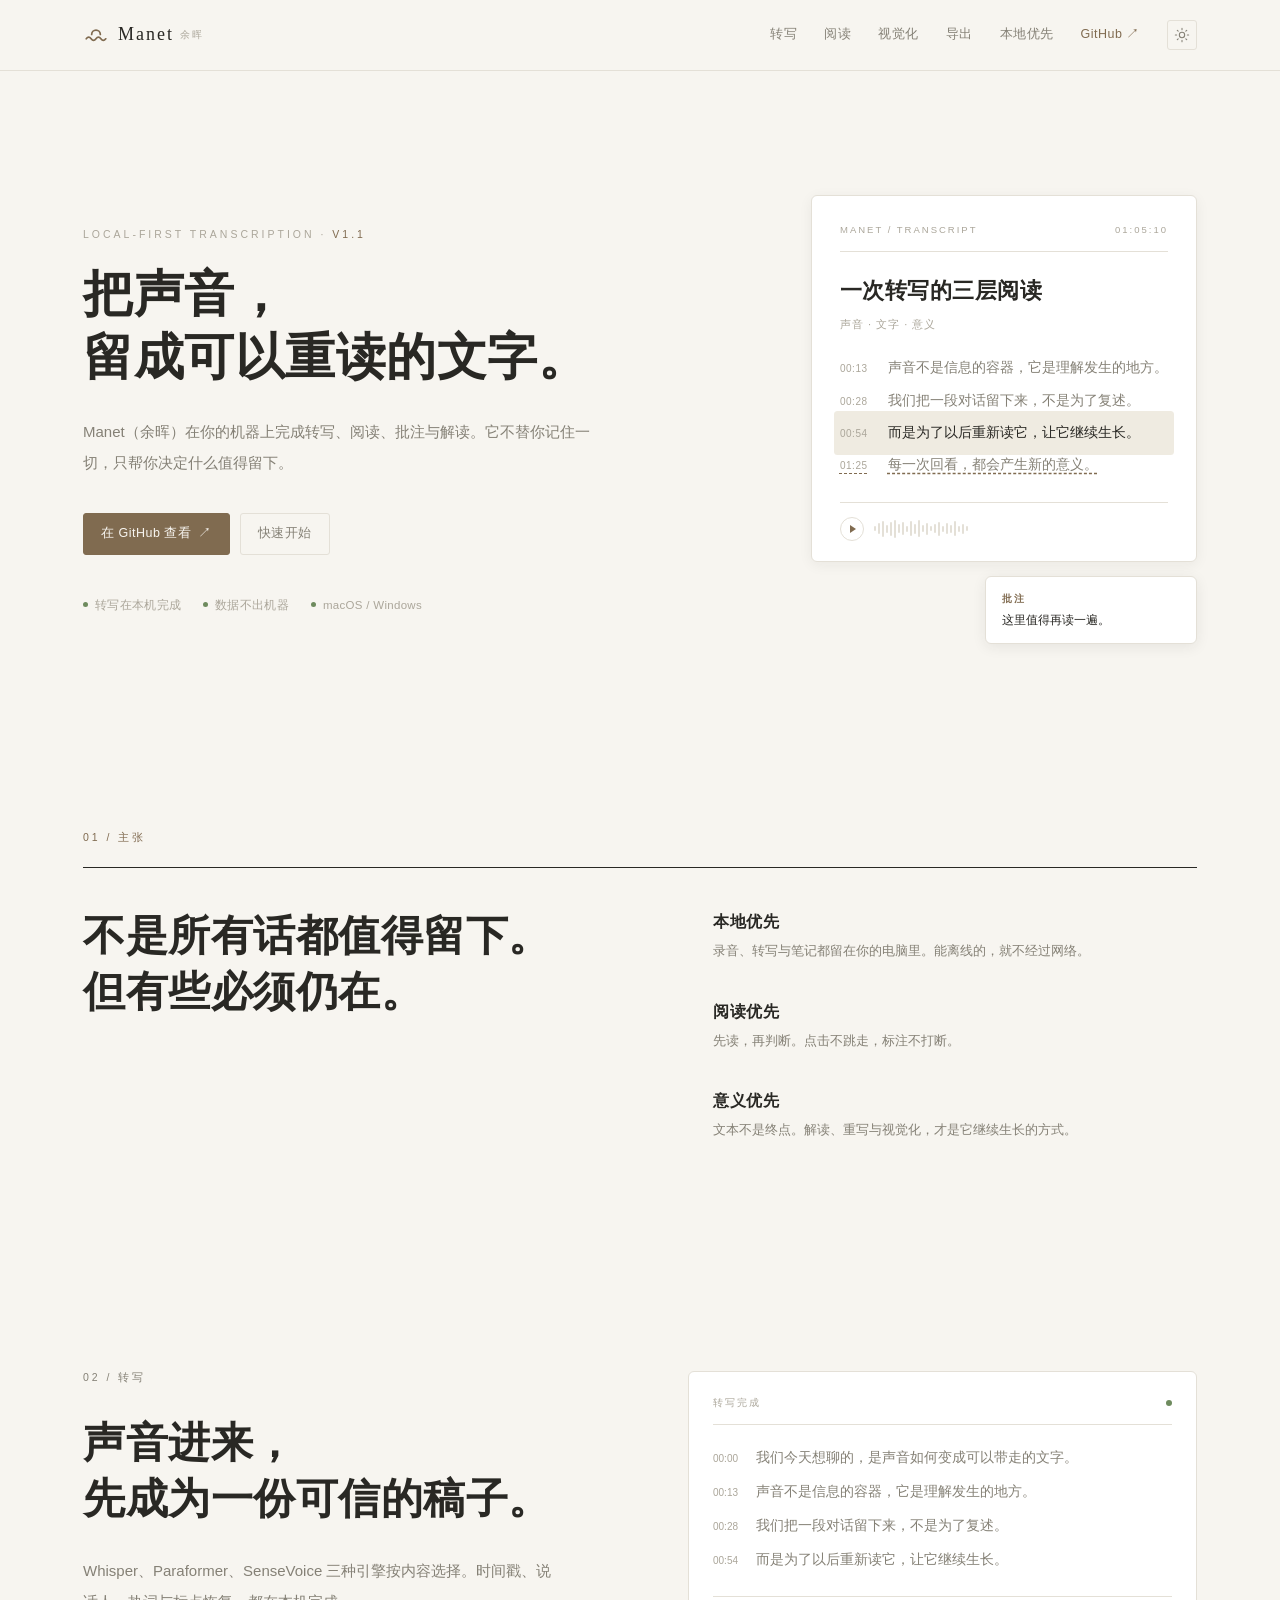
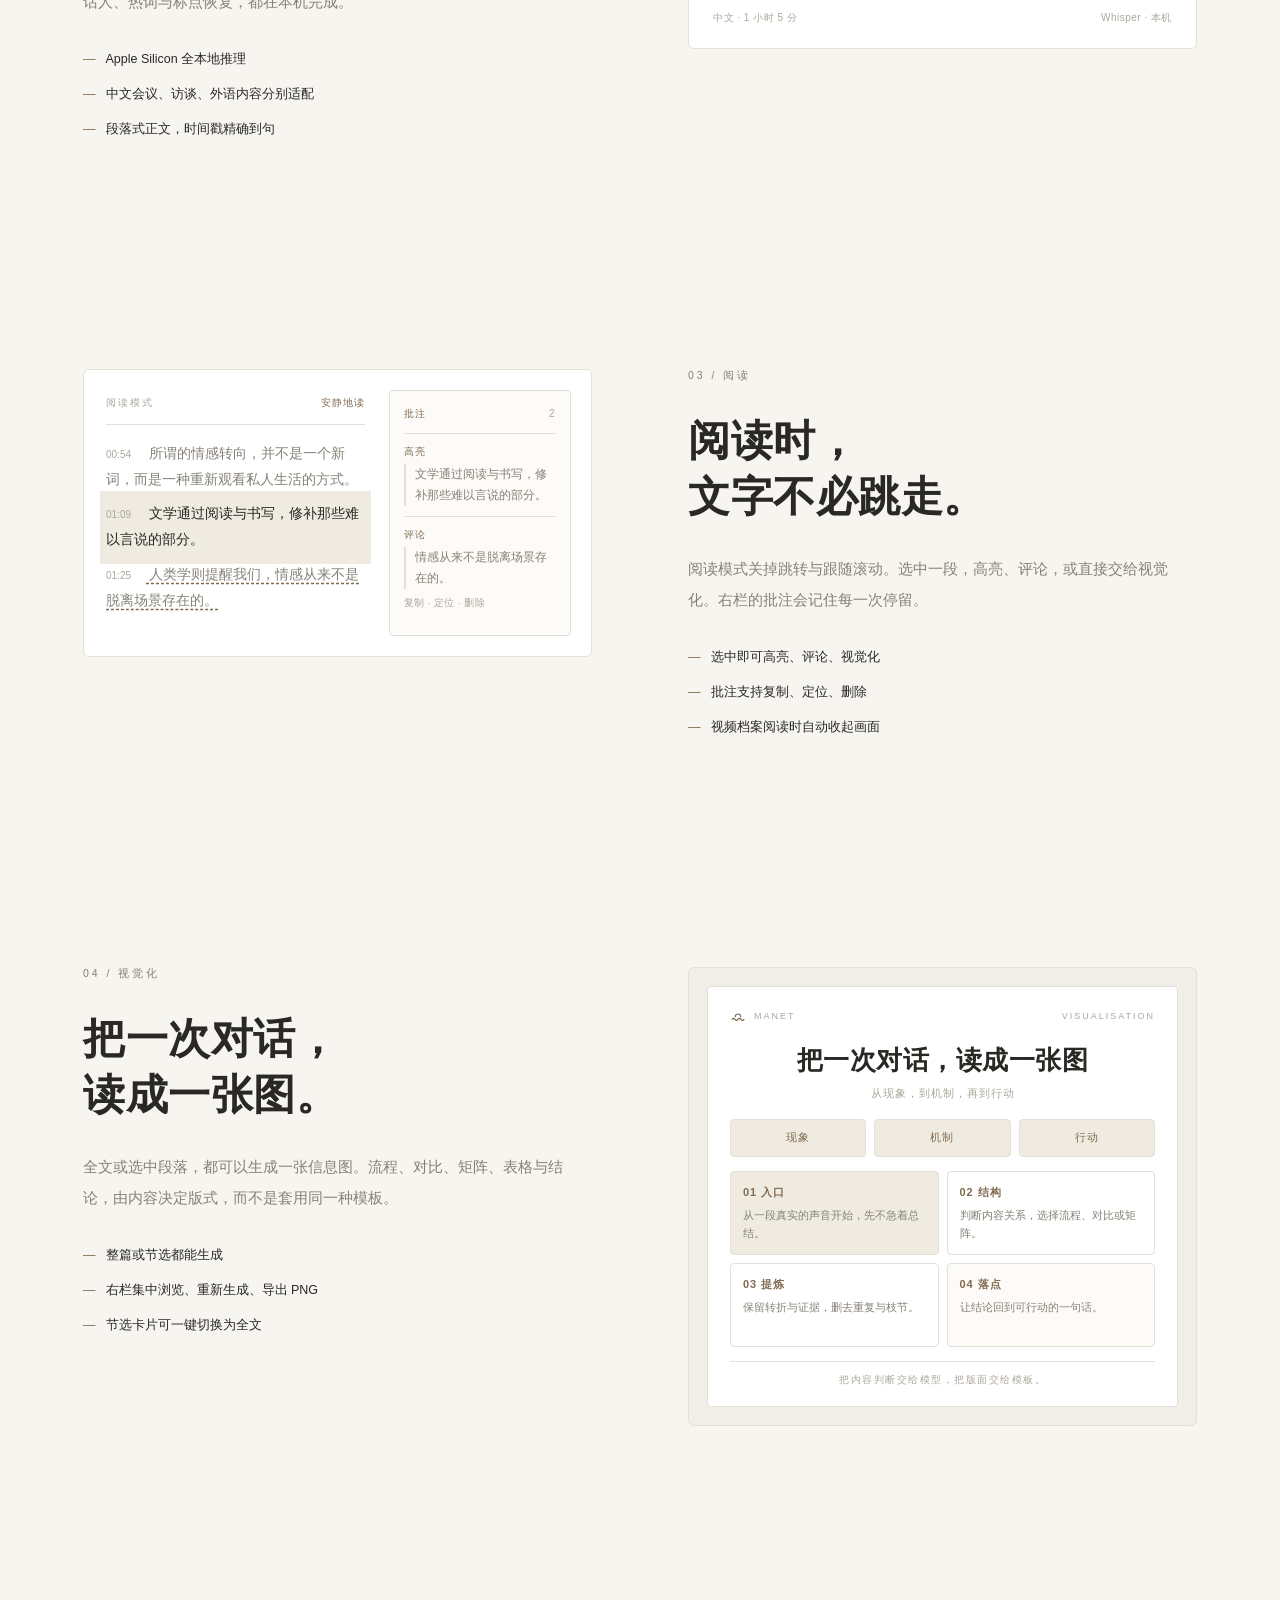
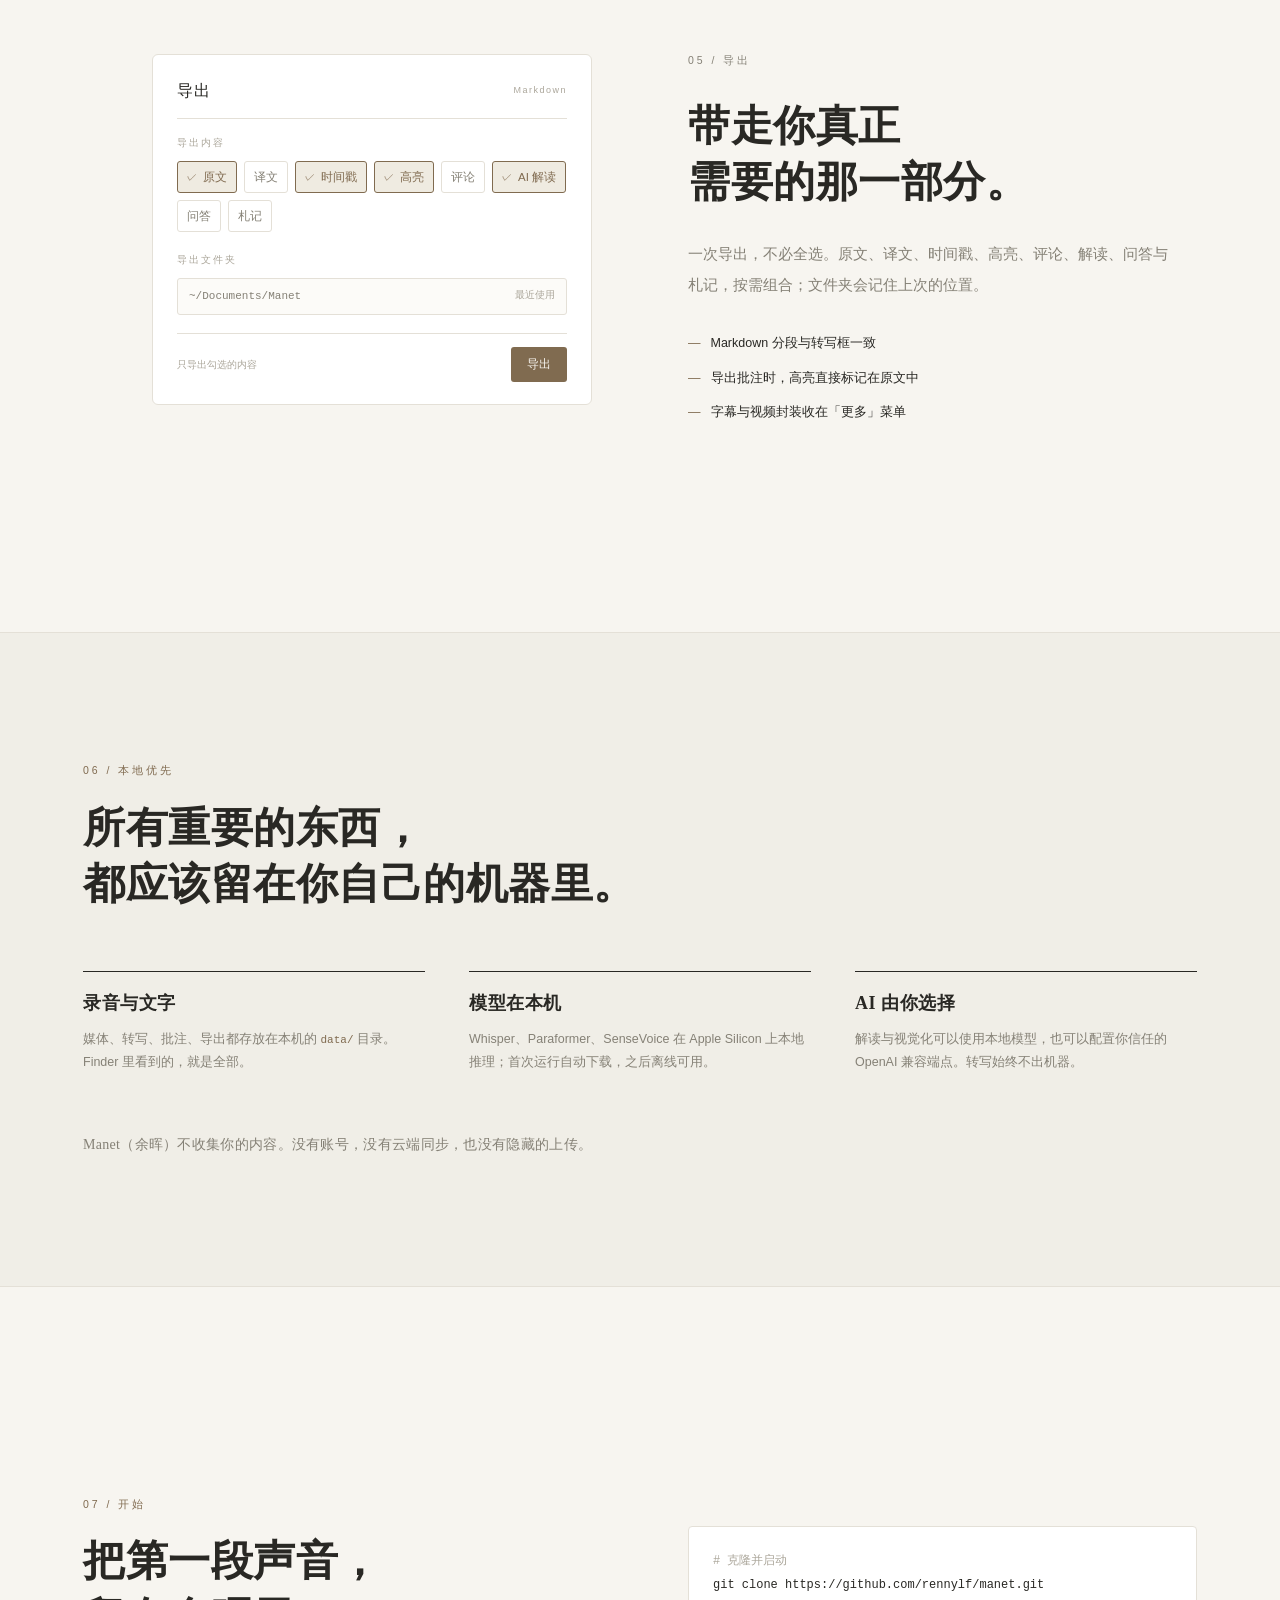
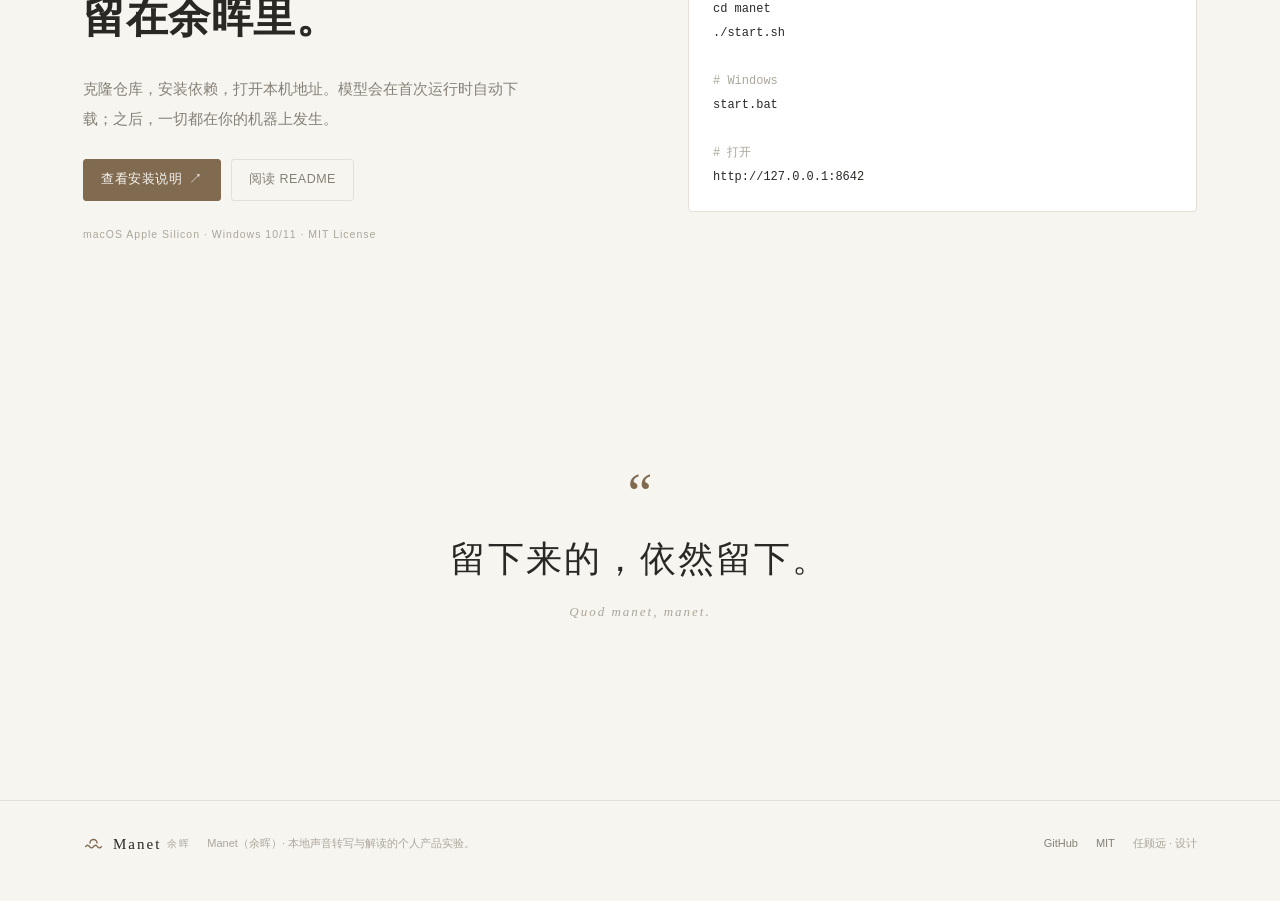
<file: docs/index.html>
<!doctype html>
<html lang="zh-CN" data-theme="light">
<head>
<meta charset="utf-8">
<meta name="viewport" content="width=device-width, initial-scale=1">
<title>Manet（余晖）— 把声音留成可以重读的文字</title>
<meta name="description" content="Manet（余晖）是一个本地优先的声音转写与解读工具。转写、阅读、批注、视觉化与导出，都在你的机器上完成。">
<meta property="og:title" content="Manet（余晖）— 把声音留成可以重读的文字">
<meta property="og:description" content="本地优先的声音转写与解读。Quod manet, manet.">
<meta name="theme-color" content="#F7F5F0">
<link rel="icon" href="favicon.svg" type="image/svg+xml">
<link rel="stylesheet" href="landing.css?v=7">
<script>
(function () {
  var t = localStorage.getItem("manet_site_theme") || "light";
  document.documentElement.dataset.theme = t;
})();
</script>
</head>
<body>

<header class="site-head">
  <div class="wrap head-inner">
    <a class="brand" href="#top" aria-label="Manet（余晖）首页">
      <svg viewBox="0 0 24 24" aria-hidden="true"><g fill="none" stroke="currentColor" stroke-width="1.6" stroke-linecap="round"><path d="M8 11.5a4 4 0 0 1 8 0"/><path d="M3 15.5q2.25 -3 4.5 0t4.5 0t4.5 0t4.5 0"/></g></svg>
      <span>Manet</span><small>余晖</small>
    </a>
    <nav aria-label="页面导航">
      <a class="nav-link" href="#transcribe">转写</a>
      <a class="nav-link" href="#reading">阅读</a>
      <a class="nav-link" href="#visual">视觉化</a>
      <a class="nav-link" href="#export">导出</a>
      <a class="nav-link" href="#local">本地优先</a>
      <a class="gh" href="https://github.com/rennylf/manet" target="_blank" rel="noopener">GitHub ↗</a>
      <button id="theme-toggle" class="icon-btn" aria-label="切换昼夜主题" title="切换昼夜主题">
        <svg class="icon-sun" viewBox="0 0 24 24" aria-hidden="true"><circle cx="12" cy="12" r="4"/><path d="M12 2v2M12 20v2M4.9 4.9l1.4 1.4M17.7 17.7l1.4 1.4M2 12h2M20 12h2M4.9 19.1l1.4-1.4M17.7 6.3l1.4-1.4"/></svg>
        <svg class="icon-moon" viewBox="0 0 24 24" aria-hidden="true"><path d="M20 14.5A8.5 8.5 0 0 1 9.5 4a8.5 8.5 0 1 0 10.5 10.5z"/></svg>
      </button>
    </nav>
  </div>
</header>

<main id="top">

  <!-- 01 · HERO -->
  <section class="hero wrap">
    <div class="hero-copy reveal">
      <p class="kicker">LOCAL-FIRST TRANSCRIPTION · <span>V1.1</span></p>
      <h1>把声音，<br>留成可以重读的文字。</h1>
      <p class="lede">Manet（余晖）在你的机器上完成转写、阅读、批注与解读。它不替你记住一切，只帮你决定什么值得留下。</p>
      <div class="cta">
        <a class="btn primary" href="https://github.com/rennylf/manet" target="_blank" rel="noopener">在 GitHub 查看 <span aria-hidden="true">↗</span></a>
        <a class="btn ghost" href="#start">快速开始</a>
      </div>
      <ul class="hero-facts">
        <li>转写在本机完成</li>
        <li>数据不出机器</li>
        <li>macOS / Windows</li>
      </ul>
    </div>

    <div class="hero-visual reveal" aria-hidden="true">
      <article class="paper">
        <div class="paper-top"><span>MANET / TRANSCRIPT</span><span>01:05:10</span></div>
        <h3>一次转写的三层阅读</h3>
        <p class="sub">声音 · 文字 · 意义</p>
        <div class="mock-line"><span class="t">00:13</span><span>声音不是信息的容器，它是理解发生的地方。</span></div>
        <div class="mock-line"><span class="t">00:28</span><span>我们把一段对话留下来，不是为了复述。</span></div>
        <div class="mock-line hl"><span class="t">00:54</span><span>而是为了以后重新读它，让它继续生长。</span></div>
        <div class="mock-line cm"><span class="t">01:25</span><span>每一次回看，都会产生新的意义。</span></div>
        <div class="player-mock">
          <span class="play-dot" aria-hidden="true"></span>
          <div class="wave" aria-hidden="true">
            <i style="height:5px"></i><i style="height:11px"></i><i style="height:16px"></i><i style="height:8px"></i><i style="height:14px"></i><i style="height:18px"></i><i style="height:9px"></i><i style="height:13px"></i><i style="height:6px"></i><i style="height:15px"></i><i style="height:10px"></i><i style="height:17px"></i><i style="height:7px"></i><i style="height:12px"></i><i style="height:5px"></i><i style="height:9px"></i><i style="height:14px"></i><i style="height:6px"></i><i style="height:11px"></i><i style="height:8px"></i><i style="height:15px"></i><i style="height:6px"></i><i style="height:10px"></i><i style="height:5px"></i>
          </div>
        </div>
      </article>
      <aside class="note-card">
        <strong>批注</strong>
        <p>这里值得再读一遍。</p>
      </aside>
    </div>
  </section>

  <!-- 02 · 主张 -->
  <section class="creed wrap reveal">
    <p class="section-index">01 / 主张</p>
    <div class="creed-grid">
      <h2>不是所有话都值得留下。<br>但有些必须仍在。</h2>
      <div class="creed-items">
        <div>
          <h4>本地优先</h4>
          <p>录音、转写与笔记都留在你的电脑里。能离线的，就不经过网络。</p>
        </div>
        <div>
          <h4>阅读优先</h4>
          <p>先读，再判断。点击不跳走，标注不打断。</p>
        </div>
        <div>
          <h4>意义优先</h4>
          <p>文本不是终点。解读、重写与视觉化，才是它继续生长的方式。</p>
        </div>
      </div>
    </div>
  </section>

  <!-- 03 · 转写 -->
  <section id="transcribe" class="feature wrap reveal">
    <div class="feature-copy">
      <p class="section-index">02 / 转写</p>
      <h2>声音进来，<br>先成为一份可信的稿子。</h2>
      <p>Whisper、Paraformer、SenseVoice 三种引擎按内容选择。时间戳、说话人、热词与标点恢复，都在本机完成。</p>
      <ul class="ticks">
        <li>Apple Silicon 全本地推理</li>
        <li>中文会议、访谈、外语内容分别适配</li>
        <li>段落式正文，时间戳精确到句</li>
      </ul>
    </div>
    <div class="feature-visual" aria-hidden="true">
      <div class="panel transcript-panel">
        <div class="panel-head"><span>转写完成</span><span class="status-dot"></span></div>
        <p class="read-line"><span class="ts">00:00</span> 我们今天想聊的，是声音如何变成可以带走的文字。</p>
        <p class="read-line"><span class="ts">00:13</span> 声音不是信息的容器，它是理解发生的地方。</p>
        <p class="read-line"><span class="ts">00:28</span> 我们把一段对话留下来，不是为了复述。</p>
        <p class="read-line"><span class="ts">00:54</span> 而是为了以后重新读它，让它继续生长。</p>
        <div class="panel-foot">
          <span>中文 · 1 小时 5 分</span>
          <span>Whisper · 本机</span>
        </div>
      </div>
    </div>
  </section>

  <!-- 04 · 阅读 -->
  <section id="reading" class="feature reverse wrap reveal">
    <div class="feature-copy">
      <p class="section-index">03 / 阅读</p>
      <h2>阅读时，<br>文字不必跳走。</h2>
      <p>阅读模式关掉跳转与跟随滚动。选中一段，高亮、评论，或直接交给视觉化。右栏的批注会记住每一次停留。</p>
      <ul class="ticks">
        <li>选中即可高亮、评论、视觉化</li>
        <li>批注支持复制、定位、删除</li>
        <li>视频档案阅读时自动收起画面</li>
      </ul>
    </div>
    <div class="feature-visual" aria-hidden="true">
      <div class="panel reading-panel">
        <div class="reading-main">
          <div class="panel-head"><span>阅读模式</span><span class="read-flag">安静地读</span></div>
          <p class="read-line"><span class="ts">00:54</span> 所谓的情感转向，并不是一个新词，而是一种重新观看私人生活的方式。</p>
          <p class="read-line hl"><span class="ts">01:09</span> 文学通过阅读与书写，修补那些难以言说的部分。</p>
          <p class="read-line cm"><span class="ts">01:25</span> 人类学则提醒我们，情感从来不是脱离场景存在的。</p>
        </div>
        <aside class="annot-panel">
          <div class="annot-head">批注 <span>2</span></div>
          <div class="annot-item">
            <em>高亮</em>
            <p>文学通过阅读与书写，修补那些难以言说的部分。</p>
          </div>
          <div class="annot-item">
            <em>评论</em>
            <p>情感从来不是脱离场景存在的。</p>
            <small>复制 · 定位 · 删除</small>
          </div>
        </aside>
      </div>
    </div>
  </section>

  <!-- 05 · 视觉化 -->
  <section id="visual" class="feature wrap reveal">
    <div class="feature-copy">
      <p class="section-index">04 / 视觉化</p>
      <h2>把一次对话，<br>读成一张图。</h2>
      <p>全文或选中段落，都可以生成一张信息图。流程、对比、矩阵、表格与结论，由内容决定版式，而不是套用同一种模板。</p>
      <ul class="ticks">
        <li>整篇或节选都能生成</li>
        <li>右栏集中浏览、重新生成、导出 PNG</li>
        <li>节选卡片可一键切换为全文</li>
      </ul>
    </div>
    <div class="feature-visual" aria-hidden="true">
      <div class="panel vis-panel">
        <div class="vis-card">
          <div class="vis-brand"><svg class="vis-mark" viewBox="0 0 24 24" aria-hidden="true"><g fill="none" stroke="currentColor" stroke-width="1.7" stroke-linecap="round"><path d="M8 11.5a4 4 0 0 1 8 0"/><path d="M3 15.5q2.25 -3 4.5 0t4.5 0t4.5 0t4.5 0"/></g></svg> MANET <span class="vis-tag">VISUALISATION</span></div>
          <h3>把一次对话，读成一张图</h3>
          <p class="vis-sub">从现象，到机制，再到行动</p>
          <div class="vis-pills">
            <span>现象</span><span>机制</span><span>行动</span>
          </div>
          <div class="vis-grid">
            <div class="cell tint">
              <b>01 入口</b>
              <p>从一段真实的声音开始，先不急着总结。</p>
            </div>
            <div class="cell">
              <b>02 结构</b>
              <p>判断内容关系，选择流程、对比或矩阵。</p>
            </div>
            <div class="cell">
              <b>03 提炼</b>
              <p>保留转折与证据，删去重复与枝节。</p>
            </div>
            <div class="cell tint2">
              <b>04 落点</b>
              <p>让结论回到可行动的一句话。</p>
            </div>
          </div>
          <div class="vis-foot">把内容判断交给模型，把版面交给模板。</div>
        </div>
      </div>
    </div>
  </section>

  <!-- 06 · 导出 -->
  <section id="export" class="feature reverse wrap reveal">
    <div class="feature-copy">
      <p class="section-index">05 / 导出</p>
      <h2>带走你真正<br>需要的那一部分。</h2>
      <p>一次导出，不必全选。原文、译文、时间戳、高亮、评论、解读、问答与札记，按需组合；文件夹会记住上次的位置。</p>
      <ul class="ticks">
        <li>Markdown 分段与转写框一致</li>
        <li>导出批注时，高亮直接标记在原文中</li>
        <li>字幕与视频封装收在「更多」菜单</li>
      </ul>
    </div>
    <div class="feature-visual" aria-hidden="true">
      <div class="panel export-panel">
        <div class="export-head"><span>导出</span><span class="export-tag">Markdown</span></div>
        <p class="export-label">导出内容</p>
        <div class="checks">
          <span class="check on">原文</span>
          <span class="check">译文</span>
          <span class="check on">时间戳</span>
          <span class="check on">高亮</span>
          <span class="check">评论</span>
          <span class="check on">AI 解读</span>
          <span class="check">问答</span>
          <span class="check">札记</span>
        </div>
        <p class="export-label">导出文件夹</p>
        <div class="path"><span>~/Documents/Manet</span><span class="path-hint">最近使用</span></div>
        <div class="export-foot">
          <span class="export-note">只导出勾选的内容</span>
          <span class="export-btn">导出</span>
        </div>
      </div>
    </div>
  </section>

  <!-- 07 · 本地优先 -->
  <section id="local" class="local reveal">
    <div class="wrap">
      <p class="section-index">06 / 本地优先</p>
      <h2>所有重要的东西，<br>都应该留在你自己的机器里。</h2>
      <div class="local-grid">
        <div class="local-item">
          <h3>录音与文字</h3>
          <p>媒体、转写、批注、导出都存放在本机的 <code>data/</code> 目录。Finder 里看到的，就是全部。</p>
        </div>
        <div class="local-item">
          <h3>模型在本机</h3>
          <p>Whisper、Paraformer、SenseVoice 在 Apple Silicon 上本地推理；首次运行自动下载，之后离线可用。</p>
        </div>
        <div class="local-item">
          <h3>AI 由你选择</h3>
          <p>解读与视觉化可以使用本地模型，也可以配置你信任的 OpenAI 兼容端点。转写始终不出机器。</p>
        </div>
      </div>
      <p class="local-note">Manet（余晖）不收集你的内容。没有账号，没有云端同步，也没有隐藏的上传。</p>
    </div>
  </section>

  <!-- 08 · 开始 -->
  <section id="start" class="start wrap reveal">
    <div>
      <p class="section-index">07 / 开始</p>
      <h2>把第一段声音，<br>留在余晖里。</h2>
      <p class="start-copy">克隆仓库，安装依赖，打开本机地址。模型会在首次运行时自动下载；之后，一切都在你的机器上发生。</p>
      <div class="cta">
        <a class="btn primary" href="https://github.com/rennylf/manet" target="_blank" rel="noopener">查看安装说明 <span aria-hidden="true">↗</span></a>
        <a class="btn ghost" href="https://github.com/rennylf/manet/blob/main/README.md" target="_blank" rel="noopener">阅读 README</a>
      </div>
      <p class="platforms">macOS Apple Silicon · Windows 10/11 · MIT License</p>
    </div>
    <pre class="commands"><code><span class="c"># 克隆并启动</span>
git clone https://github.com/rennylf/manet.git
cd manet
./start.sh

<span class="c"># Windows</span>
start.bat

<span class="c"># 打开</span>
http://127.0.0.1:8642</code></pre>
  </section>

  <!-- 09 · 品牌句 -->
  <section class="quote reveal">
    <p class="quote-mark" aria-hidden="true">“</p>
    <blockquote>留下来的，依然留下。</blockquote>
    <p class="quote-latin">Quod manet, manet.</p>
  </section>
</main>

<footer>
  <div class="wrap foot-inner">
    <a class="brand" href="#top">
      <svg viewBox="0 0 24 24" aria-hidden="true"><g fill="none" stroke="currentColor" stroke-width="1.6" stroke-linecap="round"><path d="M8 11.5a4 4 0 0 1 8 0"/><path d="M3 15.5q2.25 -3 4.5 0t4.5 0t4.5 0t4.5 0"/></g></svg>
      <span>Manet</span><small>余晖</small>
    </a>
    <span>Manet（余晖）· 本地声音转写与解读的个人产品实验。</span>
    <div class="foot-links">
      <a href="https://github.com/rennylf/manet" target="_blank" rel="noopener">GitHub</a>
      <a href="https://github.com/rennylf/manet/blob/main/LICENSE" target="_blank" rel="noopener">MIT</a>
      <span>任顾远 · 设计</span>
    </div>
  </div>
</footer>

<script src="landing.js?v=2"></script>
</body>
</html>
</file>
<file: docs/landing.css>
/* Manet landing · Light Academia × Editorial
   与产品共用暖白 / 墨灰 / 复古棕与宋体正文的气质。 */

:root {
  --bg: #F7F5F0;
  --paper: #FFFFFF;
  --side: #F0EEE7;
  --ink: #292824;
  --sub: #858176;
  --weak: #ABA69A;
  --accent: #806B50;
  --accent-soft: #EFEBE1;
  --hover: #F2EFE7;
  --border: #E4E0D7;
  --field: #FCFBF8;
  --ok: #6E8B5E;
  --danger: #A6503C;
  --on-accent: #F7F5F0;
  --serif: "Songti SC", "STSong", "Noto Serif CJK SC", "Source Han Serif SC", "Times New Roman", serif;
  --sans: -apple-system, BlinkMacSystemFont, "PingFang SC", "Hiragino Sans GB", "Microsoft YaHei", sans-serif;
  --mono: ui-monospace, SFMono-Regular, Menlo, Consolas, monospace;
  --ease: cubic-bezier(.25, .8, .3, 1);
  --t: .16s;
  --max: 1210px;
}

[data-theme="night"] {
  --bg: #201E1A;
  --paper: #2A2823;
  --side: #262420;
  --ink: #E8E2D5;
  --sub: #A89F8D;
  --weak: #7A7365;
  --accent: #C8A878;
  --accent-soft: #3A3428;
  --hover: #332F28;
  --border: #3A372F;
  --field: #262420;
  --ok: #9DB88A;
  --danger: #D08770;
  --on-accent: #24211B;
}

* { box-sizing: border-box; }
html { scroll-behavior: smooth; scroll-padding-top: 88px; }
body {
  margin: 0;
  background: var(--bg);
  color: var(--ink);
  font-family: var(--sans);
  font-size: 15px;
  line-height: 1.75;
  -webkit-font-smoothing: antialiased;
  text-rendering: optimizeLegibility;
  transition: background var(--t) var(--ease), color var(--t) var(--ease);
}
::selection { background: var(--accent-soft); color: var(--ink); }
a { color: inherit; }
img, svg { display: block; }
.wrap { width: 100%; max-width: var(--max); margin: 0 auto; padding-left: 48px; padding-right: 48px; }
.muted { color: var(--weak); }

/* ---------- header ---------- */
.site-head {
  position: sticky; top: 0; z-index: 20;
  background: var(--bg);
  border-bottom: 1px solid var(--border);
}
.head-inner { display: flex; align-items: center; gap: 26px; height: 70px; }
.brand {
  display: inline-flex; align-items: center; gap: 9px;
  text-decoration: none; font-family: var(--serif);
  font-size: 18px; letter-spacing: 2px; color: var(--ink);
}
.brand svg { width: 26px; height: 26px; color: var(--accent); }
.brand small { font-family: var(--sans); font-size: 10px; font-weight: 400; letter-spacing: 2px; color: var(--weak); margin-left: -3px; }
nav { margin-left: auto; display: flex; align-items: center; gap: 27px; }
nav a {
  text-decoration: none; font-size: 12.5px; letter-spacing: .5px;
  color: var(--sub); transition: color var(--t) var(--ease);
}
nav a:hover { color: var(--accent); }
nav .gh { color: var(--accent); }
.icon-btn {
  width: 30px; height: 30px; padding: 5px; border: 1px solid var(--border);
  border-radius: 3px; background: transparent; color: var(--sub); cursor: pointer;
  display: inline-flex; align-items: center; justify-content: center;
  transition: color var(--t), border-color var(--t), background var(--t);
}
.icon-btn:hover { color: var(--accent); border-color: var(--accent); }
.icon-btn svg { width: 16px; height: 16px; fill: none; stroke: currentColor; stroke-width: 1.6; stroke-linecap: round; stroke-linejoin: round; }
.icon-moon { display: none; }
[data-theme="night"] .icon-sun { display: none; }
[data-theme="night"] .icon-moon { display: block; }

/* ---------- hero ---------- */
.hero {
  display: grid; grid-template-columns: 1.04fr .96fr;
  gap: 78px; align-items: center;
  padding-top: 124px; padding-bottom: 184px;
}
.kicker {
  margin: 0 0 20px; font-size: 10.5px; letter-spacing: 3px;
  color: var(--weak); text-transform: uppercase;
}
.kicker span { color: var(--accent); }
h1 {
  margin: 0 0 28px; font-family: var(--serif); font-weight: 700;
  font-size: clamp(27px, 8.5vw, 50px); line-height: 1.26; letter-spacing: .5px;
}
.lede { margin: 0 0 34px; max-width: 520px; color: var(--sub); font-size: 15px; line-height: 2.05; }
.cta { display: flex; flex-wrap: wrap; gap: 10px; align-items: center; }
.btn {
  display: inline-flex; align-items: center; gap: 7px;
  padding: 9px 17px; border-radius: 3px; border: 1px solid transparent;
  font-size: 12.5px; font-family: var(--sans); letter-spacing: .5px;
  text-decoration: none; cursor: pointer;
  transition: background var(--t) var(--ease), color var(--t), border-color var(--t);
}
.btn.primary { background: var(--accent); color: var(--on-accent); border-color: var(--accent); }
.btn.primary:hover { background: #6B5840; border-color: #6B5840; }
[data-theme="night"] .btn.primary:hover { background: #D6B98D; border-color: #D6B98D; }
.btn.ghost { border-color: var(--border); color: var(--sub); }
.btn.ghost:hover { border-color: var(--accent); color: var(--accent); }
.hero-facts {
  display: flex; flex-wrap: wrap; gap: 10px 22px;
  list-style: none; margin: 40px 0 0; padding: 0;
  font-size: 11.5px; color: var(--weak); letter-spacing: .3px;
}
.hero-facts li::before {
  content: ""; display: inline-block; width: 5px; height: 5px;
  border-radius: 50%; background: var(--ok); margin-right: 7px; vertical-align: 2px;
}

/* paper mock */
.hero-visual { position: relative; display: flex; flex-direction: column; align-items: flex-end; gap: 14px; }
.paper {
  position: relative; background: var(--paper); border: 1px solid var(--border);
  border-radius: 6px; padding: 26px 28px 20px;
  box-shadow: 0 3px 14px rgba(41, 40, 36, .06);
}
.paper-top {
  display: flex; justify-content: space-between; gap: 10px;
  padding-bottom: 12px; margin-bottom: 20px;
  border-bottom: 1px solid var(--border);
  font-size: 9.5px; letter-spacing: 2px; color: var(--weak);
}
.paper h3 { margin: 0 0 5px; font-family: var(--serif); font-size: 22px; letter-spacing: .5px; }
.paper .sub { margin: 0 0 18px; font-size: 11px; color: var(--weak); letter-spacing: 1px; }
.mock-line {
  display: flex; gap: 12px; padding: 3px 0;
  font-family: var(--serif); font-size: 13.5px; line-height: 1.95; color: var(--sub);
}
.mock-line .t { min-width: 36px; padding-top: 4px; font-family: var(--sans); font-size: 10px; color: var(--weak); letter-spacing: .5px; }
.mock-line.hl { background: var(--accent-soft); box-shadow: 0 0 0 6px var(--accent-soft); border-radius: 1px; color: var(--ink); }
.mock-line.cm span { text-decoration: underline dashed var(--accent); text-underline-offset: 4px; }
.player-mock {
  display: flex; align-items: center; gap: 10px;
  margin-top: 20px; padding-top: 14px; border-top: 1px solid var(--border);
  color: var(--weak); font-size: 10px; letter-spacing: .5px;
}
.play-dot {
  width: 24px; height: 24px; border: 1px solid var(--border); border-radius: 50%;
  position: relative; flex-shrink: 0;
}
.play-dot::after {
  content: ""; position: absolute; left: 9px; top: 7px;
  border-left: 6px solid var(--accent); border-top: 4px solid transparent; border-bottom: 4px solid transparent;
}
.wave { display: flex; align-items: center; gap: 2px; flex: 1; height: 20px; }
.wave i { display: block; width: 2px; background: var(--border); border-radius: 1px; }
.note-card {
  position: static; width: 212px;
  background: var(--paper); border: 1px solid var(--border); border-radius: 6px;
  padding: 13px 16px; box-shadow: 0 3px 14px rgba(41, 40, 36, .08);
  font-size: 11.5px; line-height: 1.8; color: var(--sub);
}
.note-card strong { display: block; margin-bottom: 3px; color: var(--accent); font-size: 9.5px; letter-spacing: 2px; font-weight: 600; }
.note-card p { margin: 0; font-family: var(--serif); color: var(--ink); }

/* ---------- shared section ---------- */
section { padding-bottom: 208px; }
.section-index { margin: 0 0 20px; font-size: 10.5px; letter-spacing: 3px; color: var(--accent); }
h2 {
  margin: 0 0 28px; font-family: var(--serif); font-weight: 700;
  font-size: clamp(28px, 3.6vw, 42px); line-height: 1.35; letter-spacing: .5px;
}
.creed { padding-bottom: 208px; }
.creed-grid { display: grid; grid-template-columns: 1.05fr .95fr; gap: 96px; border-top: 1px solid var(--ink); padding-top: 40px; }
.creed-grid h2 { margin: 0; }
.creed-items { display: grid; gap: 34px; }
.creed-items h4 { margin: 0 0 4px; font-family: var(--serif); font-size: 16px; letter-spacing: .5px; }
.creed-items p { margin: 0; font-size: 12.5px; line-height: 1.9; color: var(--sub); max-width: 400px; }

/* ---------- feature ---------- */
.feature { display: grid; grid-template-columns: 1fr 1fr; gap: 96px; align-items: start; padding-top: 16px; }
.feature-visual { padding-top: 4px; }
.feature.reverse .feature-copy { order: 2; }
.feature-copy p { max-width: 480px; margin: 0 0 26px; color: var(--sub); line-height: 2.05; }
.ticks { list-style: none; margin: 32px 0 0; padding: 0; display: grid; gap: 13px; font-size: 12.5px; color: var(--ink); }
.ticks li::before { content: "—"; margin-right: 10px; color: var(--accent); }

.panel { background: var(--paper); border: 1px solid var(--border); border-radius: 6px; padding: 22px 24px; }
.panel-head { display: flex; justify-content: space-between; align-items: center; gap: 10px;
  padding-bottom: 12px; margin-bottom: 16px; border-bottom: 1px solid var(--border);
  font-size: 10px; letter-spacing: 2px; color: var(--weak); text-transform: uppercase; }
.status-dot { width: 6px; height: 6px; border-radius: 50%; background: var(--ok); }
.read-flag { color: var(--accent); letter-spacing: 1px; }
.read-line { margin: 0; padding: 4px 0; font-family: var(--serif); font-size: 13.5px; line-height: 1.95; color: var(--sub); }
.read-line .ts { display: inline-block; min-width: 40px; font-family: var(--sans); font-size: 10px; color: var(--weak); }
.read-line.hl { background: var(--accent-soft); box-shadow: 0 0 0 6px var(--accent-soft); color: var(--ink); }
.read-line.cm { text-decoration: underline dashed var(--accent); text-underline-offset: 4px; }
.panel-foot { display: flex; justify-content: space-between; gap: 10px; margin-top: 18px; padding-top: 12px;
  border-top: 1px solid var(--border); font-size: 10px; letter-spacing: .5px; color: var(--weak); }

.reading-panel { display: grid; grid-template-columns: 1.45fr 1fr; gap: 20px; padding: 20px; }
.reading-main { padding: 4px 4px 4px 2px; min-width: 0; }
.reading-main .panel-head { margin-bottom: 12px; }
.annot-panel { background: var(--field); border: 1px solid var(--border); border-radius: 4px; padding: 14px; min-width: 0; }
.annot-head { display: flex; justify-content: space-between; margin-bottom: 10px; font-size: 10px; letter-spacing: 1.5px; color: var(--accent); }
.annot-head span { color: var(--weak); }
.annot-item { padding: 10px 0; border-top: 1px solid var(--border); }
.annot-item em { display: block; margin-bottom: 4px; font-style: normal; font-size: 9.5px; letter-spacing: 1.5px; color: var(--accent); }
.annot-item p { margin: 0; font-family: var(--serif); font-size: 11.5px; line-height: 1.8; color: var(--sub);
  border-left: 2px solid var(--border); padding-left: 9px; }
.annot-item small { display: block; margin-top: 6px; font-size: 9.5px; color: var(--weak); letter-spacing: .5px; }

/* visual mock */
.vis-panel { padding: 18px; background: var(--side); }
.vis-card { background: var(--paper); border: 1px solid var(--border); border-radius: 4px; padding: 22px 22px 18px; }
.vis-brand { display: flex; align-items: center; gap: 8px; margin-bottom: 18px;
  font-size: 9px; letter-spacing: 2px; color: var(--weak); }
.vis-mark { width: 16px; height: 16px; color: var(--accent); flex-shrink: 0; }
.vis-tag { margin-left: auto; }
.vis-card h3 { margin: 0 0 6px; font-family: var(--serif); font-size: 26px; line-height: 1.35; letter-spacing: .5px; text-align: center; }
.vis-sub { margin: 0 0 16px; text-align: center; font-size: 11px; color: var(--weak); letter-spacing: 1px; }
.vis-pills { display: flex; gap: 8px; margin-bottom: 14px; }
.vis-pills span { flex: 1; padding: 8px 6px; text-align: center; font-size: 11px; color: var(--accent);
  background: var(--accent-soft); border: 1px solid var(--border); border-radius: 4px; letter-spacing: 1px; }
.vis-grid { display: grid; grid-template-columns: 1fr 1fr; gap: 8px; }
.vis-grid .cell { border: 1px solid var(--border); border-radius: 4px; padding: 11px 12px; min-height: 84px; }
.vis-grid .cell.tint { background: var(--accent-soft); }
.vis-grid .cell.tint2 { background: var(--field); }
.vis-grid b { display: block; margin-bottom: 4px; font-size: 11px; letter-spacing: 1px; color: var(--accent); }
.vis-grid p { margin: 0; font-size: 10.5px; line-height: 1.75; color: var(--sub); }
.vis-foot { margin-top: 14px; padding-top: 10px; border-top: 1px solid var(--border);
  text-align: center; font-size: 9.5px; letter-spacing: 1.5px; color: var(--weak); }

/* export mock */
.export-panel { max-width: 440px; margin-left: auto; }
.export-head { display: flex; justify-content: space-between; align-items: center;
  padding-bottom: 13px; margin-bottom: 16px; border-bottom: 1px solid var(--border);
  font-family: var(--serif); font-size: 16px; letter-spacing: 1px; }
.export-tag { font-family: var(--sans); font-size: 9px; letter-spacing: 1.5px; color: var(--weak); }
.export-label { margin: 0 0 9px; font-size: 9.5px; letter-spacing: 2px; color: var(--weak); text-transform: uppercase; }
.checks { display: flex; flex-wrap: wrap; gap: 7px; margin-bottom: 20px; }
.check { display: inline-flex; align-items: center; gap: 6px; padding: 5px 9px; font-size: 11.5px; color: var(--sub);
  border: 1px solid var(--border); border-radius: 3px; }
.check.on { color: var(--accent); border-color: var(--accent); background: var(--accent-soft); }
.check.on::before { content: "✓"; font-size: 10px; }
.path { display: flex; justify-content: space-between; gap: 10px; padding: 8px 11px; margin-bottom: 18px;
  border: 1px solid var(--border); border-radius: 3px; background: var(--field); font-family: var(--mono); font-size: 11px; color: var(--sub); }
.path-hint { font-family: var(--sans); color: var(--weak); font-size: 9.5px; }
.export-foot { display: flex; justify-content: space-between; align-items: center; padding-top: 13px; border-top: 1px solid var(--border); }
.export-note { font-size: 10px; color: var(--weak); }
.export-btn { padding: 7px 16px; border-radius: 3px; background: var(--accent); color: var(--on-accent); font-size: 12px; }

/* ---------- local ---------- */
.local { background: var(--side); border-top: 1px solid var(--border); border-bottom: 1px solid var(--border);
  padding-top: 128px; padding-bottom: 128px; margin-bottom: 208px; }
.local-grid { display: grid; grid-template-columns: repeat(3, 1fr); gap: 44px; margin-top: 58px; }
.local-item { border-top: 1px solid var(--ink); padding-top: 16px; }
.local-item h3 { margin: 0 0 8px; font-family: var(--serif); font-size: 18px; letter-spacing: .5px; }
.local-item p { margin: 0; font-size: 12.5px; line-height: 1.9; color: var(--sub); }
.local-item code { font-family: var(--mono); font-size: 11px; color: var(--accent); }
.local-note { margin: 58px 0 0; font-family: var(--serif); font-size: 14px; color: var(--sub); letter-spacing: .3px; }

/* ---------- start ---------- */
.start { display: grid; grid-template-columns: 1fr 1fr; gap: 96px; align-items: center; }
.start-copy { max-width: 460px; margin: 0 0 26px; color: var(--sub); line-height: 1.95; }
.platforms { margin: 24px 0 0; font-size: 10.5px; letter-spacing: 1px; color: var(--weak); }
.commands { margin: 0; padding: 22px 24px; background: var(--paper); border: 1px solid var(--border); border-radius: 4px;
  font-family: var(--mono); font-size: 12px; line-height: 2; color: var(--ink); overflow: auto; }
.commands .c { color: var(--weak); }

/* ---------- quote / footer ---------- */
.quote { text-align: center; padding: 20px 40px 176px; }
.quote-mark { margin: 0; font-family: var(--serif); font-size: 56px; line-height: .8; color: var(--accent); }
.quote blockquote { margin: 12px 0 10px; font-family: var(--serif); font-size: clamp(26px, 3vw, 36px); letter-spacing: 2px; }
.quote-latin { margin: 0; font-family: var(--serif); font-style: italic; font-size: 13px; letter-spacing: 2px; color: var(--weak); }
footer { border-top: 1px solid var(--border); padding: 30px 0 44px; }
.foot-inner { display: flex; align-items: center; flex-wrap: wrap; gap: 16px; font-size: 11px; color: var(--weak); }
.foot-inner .brand { font-size: 15px; }
.foot-inner .brand svg { width: 21px; height: 21px; }
.foot-links { margin-left: auto; display: flex; align-items: center; gap: 18px; }
.foot-links a { text-decoration: none; color: var(--sub); }
.foot-links a:hover { color: var(--accent); }

/* ---------- reveal ---------- */
.reveal { opacity: 0; transform: translateY(10px); transition: opacity .6s var(--ease), transform .6s var(--ease); }
.reveal.in { opacity: 1; transform: none; }

/* ---------- responsive ---------- */
@media (max-width: 980px) {
  .wrap { padding-left: 26px; padding-right: 26px; }
  .hero { grid-template-columns: 1fr; gap: 54px; padding-top: 64px; padding-bottom: 86px; }
  .hero-copy { max-width: 640px; }
  .note-card { right: 8px; bottom: -20px; }
  .creed-grid, .feature, .start { grid-template-columns: 1fr; gap: 40px; }
  .feature.reverse .feature-copy { order: 0; }
  .creed-grid h2 br { display: none; }
  .local-grid { grid-template-columns: 1fr; gap: 26px; }
  .reading-panel { grid-template-columns: 1fr; }
  .annot-panel { display: grid; grid-template-columns: 1fr 1fr; gap: 0 18px; }
  .annot-item { min-width: 0; }
  .export-panel { margin: 0; max-width: none; }
  nav .nav-link { display: none; }
  .start { padding-bottom: 20px; }
  .commands { max-width: 100%; }
}
@media (max-width: 560px) {
  .wrap { padding-left: 20px; padding-right: 20px; }
  .head-inner { gap: 12px; }
  nav { gap: 14px; }
  .brand { font-size: 16px; }
  .brand svg { width: 22px; height: 22px; }
  .hero { padding-top: 48px; }
  .kicker { letter-spacing: 2px; }
  .paper { padding: 20px 18px 16px; }
  .paper h3 { font-size: 19px; }
  .mock-line { font-size: 12.5px; }
  .note-card { position: static; width: auto; margin: 12px 0 0; }
  .annot-panel { grid-template-columns: 1fr; }
  .vis-card h3 { font-size: 21px; }
  .vis-grid { grid-template-columns: 1fr; }
  .quote { padding-left: 20px; padding-right: 20px; }
  .foot-inner { align-items: flex-start; }
  .foot-links { margin-left: 0; width: 100%; flex-wrap: wrap; }
}
@media (prefers-reduced-motion: reduce) {
  html { scroll-behavior: auto; }
  .reveal { opacity: 1; transform: none; transition: none; }
  * { transition-duration: .01ms !important; animation-duration: .01ms !important; }
}
</file>
